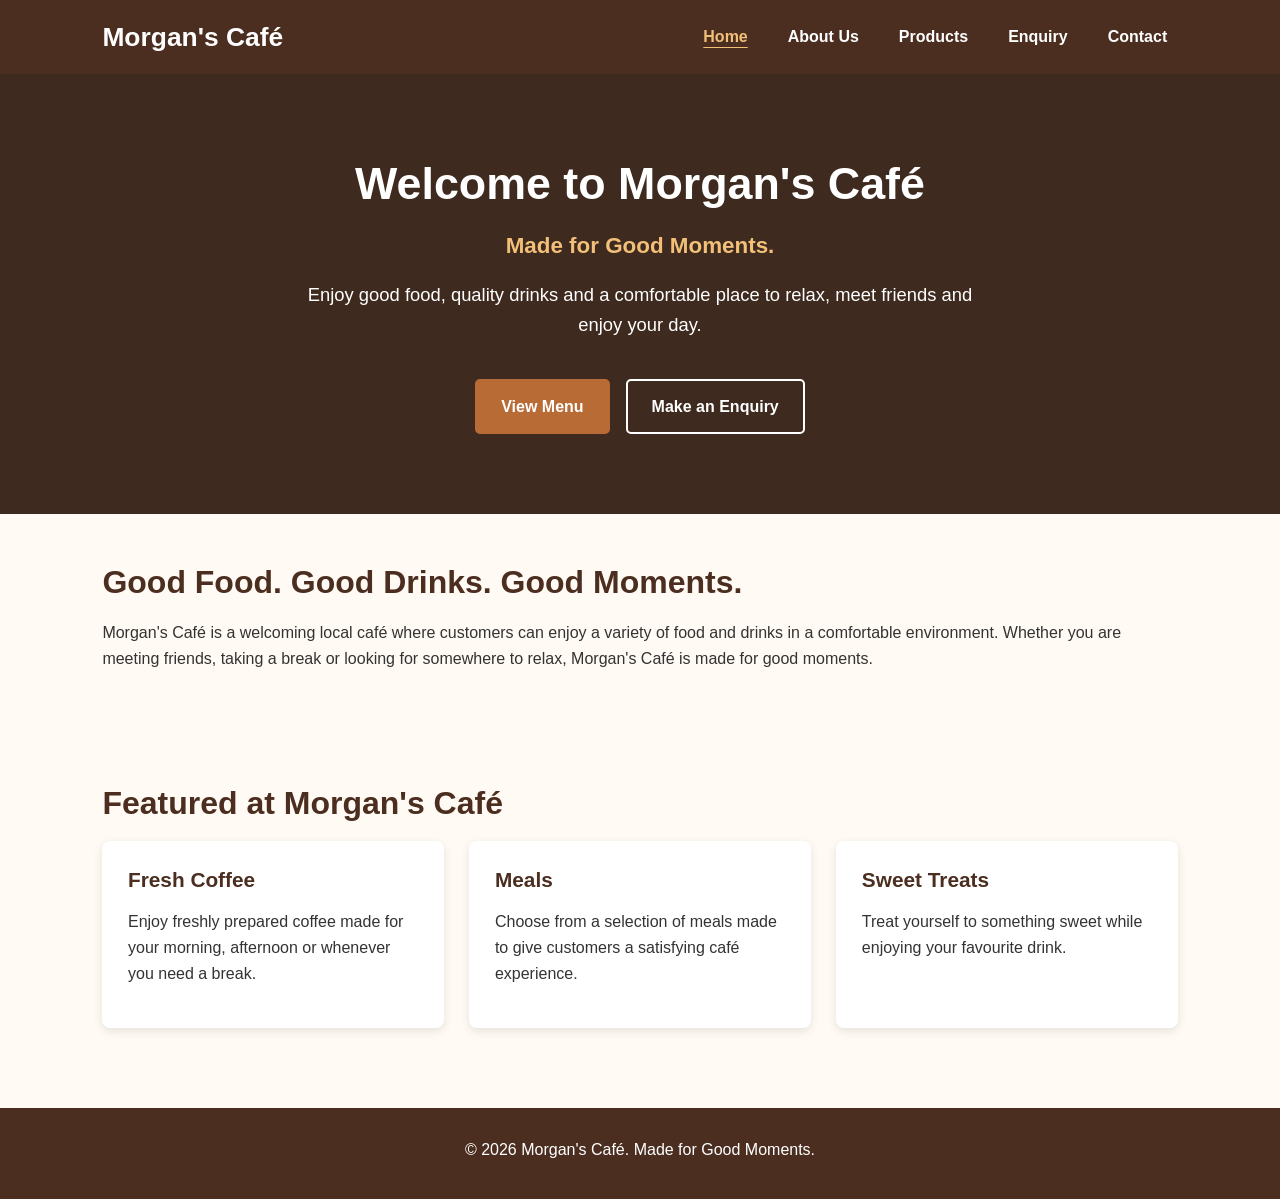
<file: index.html>
<!DOCTYPE html>
<html lang="en">
<!--
    Morgan's Café - Home Page
    Module: WEDE5020 - Web Development (Introduction)
    Formative Part 3

    Academic References & Source Citations:
    - MDN Web Docs (2026) HTML Structural Elements.
      Available at: https://developer.mozilla.org/en-US/docs/Web/HTML/Element
    - MDN Web Docs (2026) HTML Video Element.
      Available at: https://developer.mozilla.org/en-US/docs/Web/HTML/Element/video
    - MDN Web Docs (2026) Responsive Images.
      Available at: https://developer.mozilla.org/en-US/docs/Web/HTML/Element/picture
-->

<head>
    <meta charset="UTF-8">
    <meta name="viewport" content="width=device-width, initial-scale=1.0">

    <meta name="description"
          content="Visit Morgan's Café for quality coffee, delicious meals and sweet treats. Made for Good Moments.">

    <meta name="theme-color" content="#4b2e20">

    <title>Morgan's Café | Home</title>

    <!-- Main Stylesheet -->
    <link rel="stylesheet" href="css/styles.css">
</head>

<body>

    <!-- Main Navigation -->
    <header>
        <nav class="navbar" aria-label="Main navigation">

            <div class="logo">Morgan's Café</div>

            <ul class="nav-links">
                <li><a href="index.html" aria-current="page">Home</a></li>
                <li><a href="about-us.html">About Us</a></li>
                <li><a href="products.html">Products</a></li>
                <li><a href="enquiry.html">Enquiry</a></li>
                <li><a href="contact.html">Contact</a></li>
            </ul>

        </nav>
    </header>

    <!-- Main Page Content -->
    <main>

        <!-- Hero Section with Background Video -->
        <section class="hero">

            <video class="hero-video"
                   autoplay
                   muted
                   loop
                   playsinline
                   preload="metadata"
                   aria-hidden="true">

                <source src="videos/promotion-video.mp4" type="video/mp4">

                Your browser does not support HTML video.
            </video>

            <!-- Hero Text and Buttons -->
            <div class="hero-content">

                <h1>Welcome to Morgan's Café</h1>

                <p class="hero-tagline">Made for Good Moments.</p>

                <p>
                    Enjoy good food, quality drinks and a comfortable
                    place to relax, meet friends and enjoy your day.
                </p>

                <div class="hero-buttons">

                    <a href="products.html" class="button">
                        View Menu
                    </a>

                    <a href="enquiry.html" class="button secondary-button">
                        Make an Enquiry
                    </a>

                </div>

            </div>

        </section>

        <!-- Introduction Section -->
        <section class="intro">

            <h2>Good Food. Good Drinks. Good Moments.</h2>

            <p>
                Morgan's Café is a welcoming local café where customers
                can enjoy a variety of food and drinks in a comfortable
                environment. Whether you are meeting friends, taking a
                break or looking for somewhere to relax, Morgan's Café
                is made for good moments.
            </p>

        </section>

        <!-- Featured Items Section -->
        <section class="featured">

            <h2>Featured at Morgan's Café</h2>

            <div class="featured-grid">

                <article class="card">

                    <h3>Fresh Coffee</h3>

                    <p>
                        Enjoy freshly prepared coffee made for your
                        morning, afternoon or whenever you need a break.
                    </p>

                </article>

                <article class="card">

                    <h3>Meals</h3>

                    <p>
                        Choose from a selection of meals made to give
                        customers a satisfying café experience.
                    </p>

                </article>

                <article class="card">

                    <h3>Sweet Treats</h3>

                    <p>
                        Treat yourself to something sweet while enjoying
                        your favourite drink.
                    </p>

                </article>

            </div>

        </section>

    </main>

    <!-- Website Footer -->
    <footer>

        <p>&copy; 2026 Morgan's Café. Made for Good Moments.</p>

    </footer>

    <!-- JavaScript -->
    <script src="js/script.js"></script>

</body>
</html>
</file>
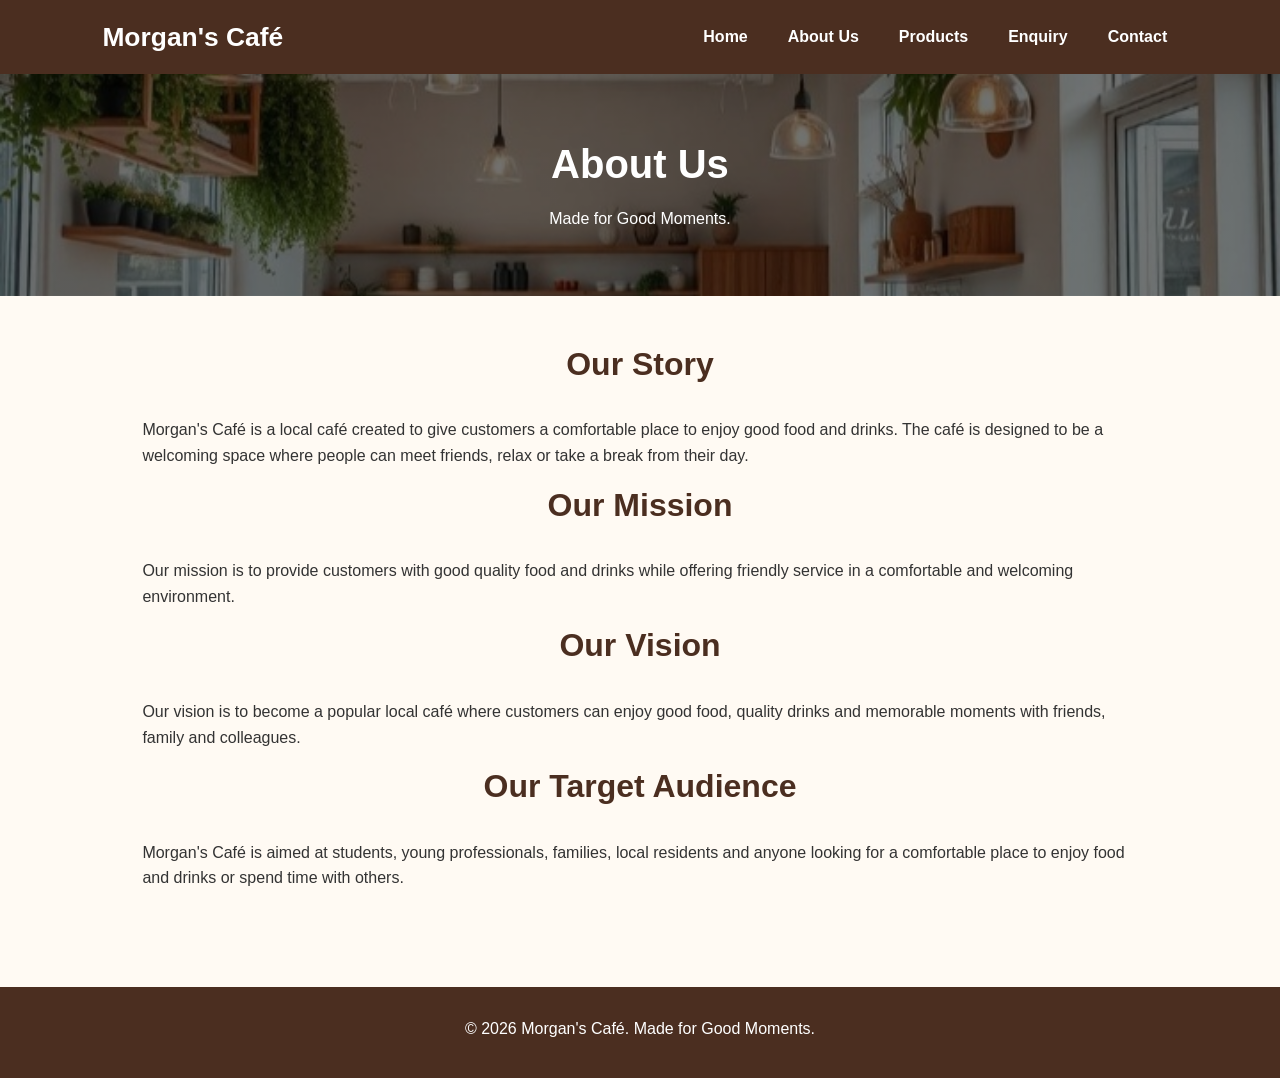
<file: about-us.html>
<!DOCTYPE html>
<html lang="en">
<!--
    References & Sources
    - MDN Web Docs (2026) HTML Structural Elements. Available at: https://developer.mozilla.org/en-US/docs/Web/HTML/Element
    - W3C (2026) HTML5 Semantic Markup Specification. Available at: https://www.w3.org/TR/html52/
-->
<head>
    <meta charset="UTF-8">
    <meta name="viewport" content="width=device-width, initial-scale=1.0">
    <meta name="description" content="Learn more about Morgan's Café, our story, mission and vision.">
    <title>Morgan's Café | About Us</title>
    <link rel="stylesheet" href="css/styles.css">
</head>

<body>

    <!-- Navigation -->
    <header>
        <nav class="navbar">
            <div class="logo">Morgan's Café</div>

            <ul class="nav-links">
                <li><a href="index.html">Home</a></li>
                <li><a href="about-us.html">About Us</a></li>
                <li><a href="products.html">Products</a></li>
                <li><a href="enquiry.html">Enquiry</a></li>
                <li><a href="contact.html">Contact</a></li>
            </ul>
        </nav>
    </header>

    <!-- Main Content -->
    <main>

        <section class="page-heading about-heading">
            <h1>About Us</h1>
            <p>Made for Good Moments.</p>
        </section>

        <section class="content-section">

            <h2>Our Story</h2>
            <p>
                Morgan's Café is a local café created to give customers
                a comfortable place to enjoy good food and drinks.
                The café is designed to be a welcoming space where
                people can meet friends, relax or take a break from
                their day.
            </p>

            <h2>Our Mission</h2>
            <p>
                Our mission is to provide customers with good quality
                food and drinks while offering friendly service in a
                comfortable and welcoming environment.
            </p>

            <h2>Our Vision</h2>
            <p>
                Our vision is to become a popular local café where
                customers can enjoy good food, quality drinks and
                memorable moments with friends, family and colleagues.
            </p>

            <h2>Our Target Audience</h2>
            <p>
                Morgan's Café is aimed at students, young professionals,
                families, local residents and anyone looking for a
                comfortable place to enjoy food and drinks or spend time
                with others.
            </p>

        </section>

    </main>

    <!-- Footer -->
    <footer>
        <p>&copy; 2026 Morgan's Café. Made for Good Moments.</p>
    </footer>

    <!-- JavaScript -->
    <script src="js/script.js"></script>

</body>
</html>
</file>
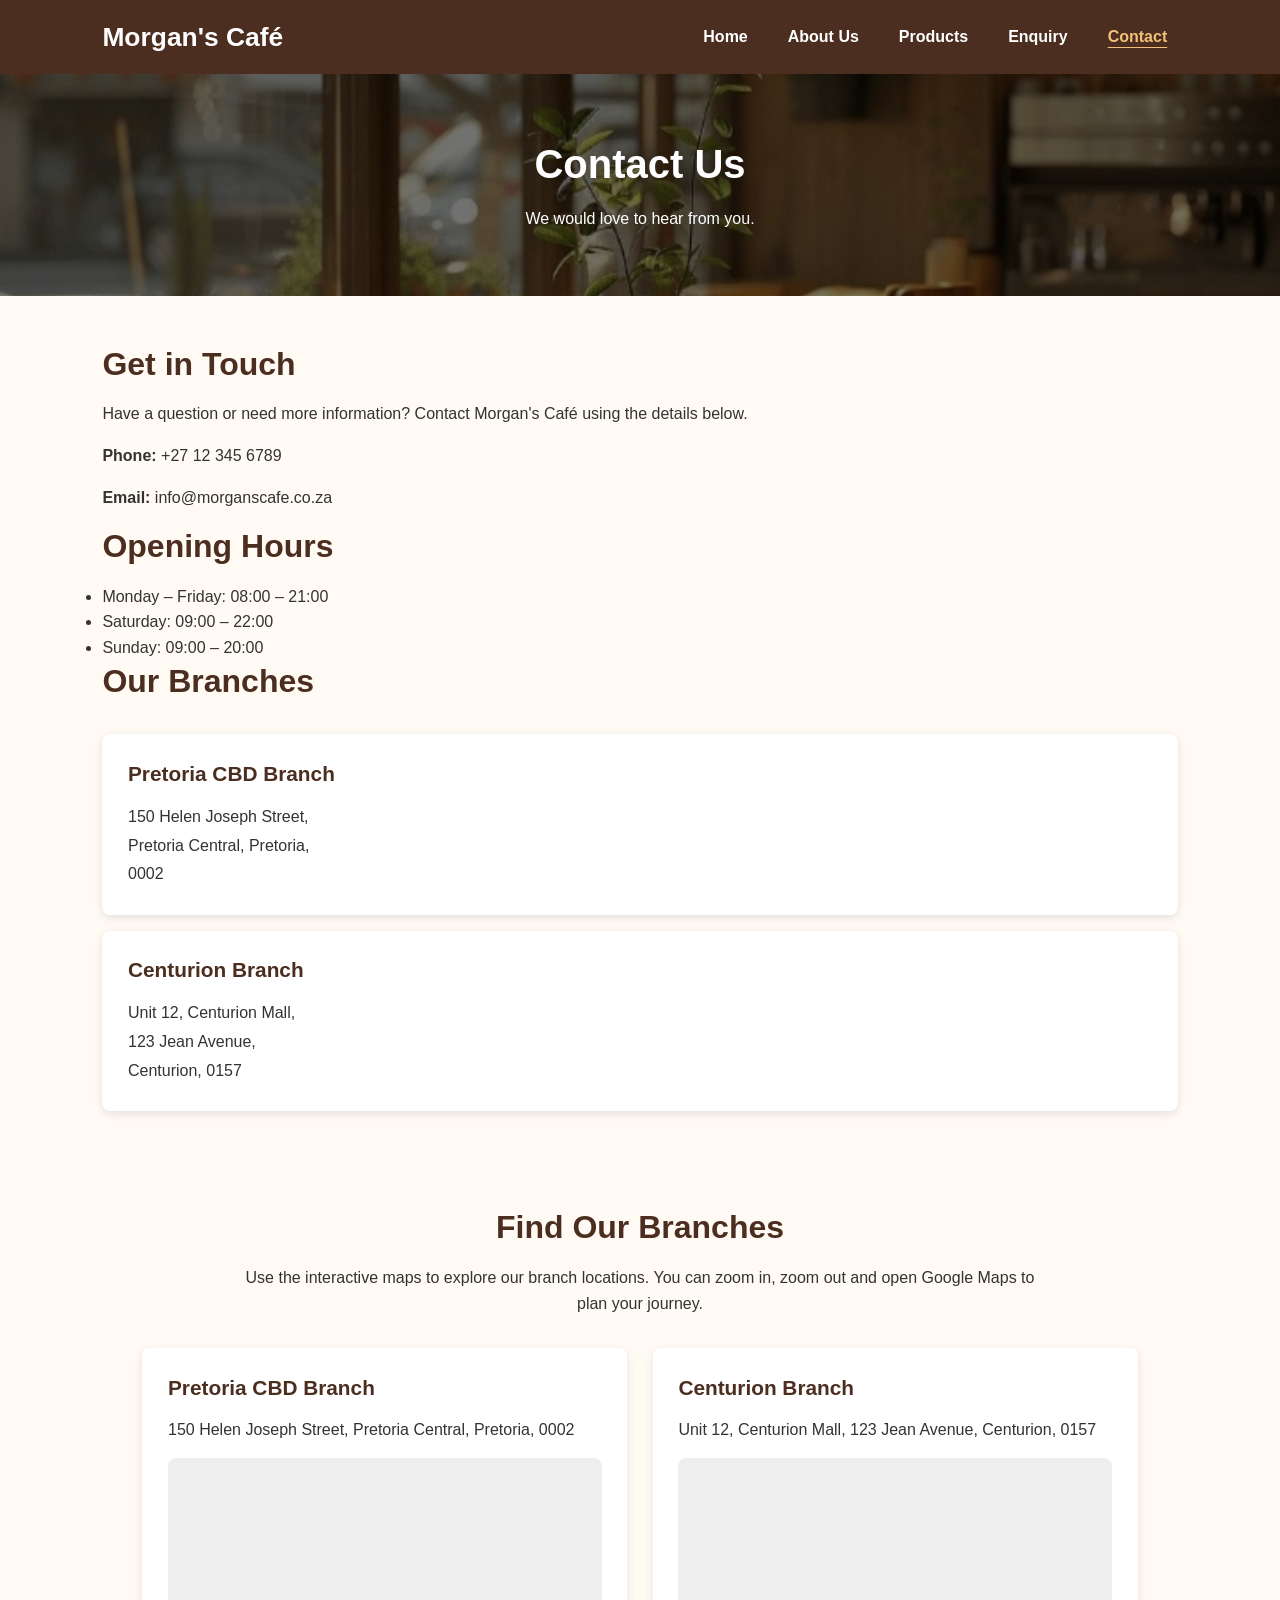
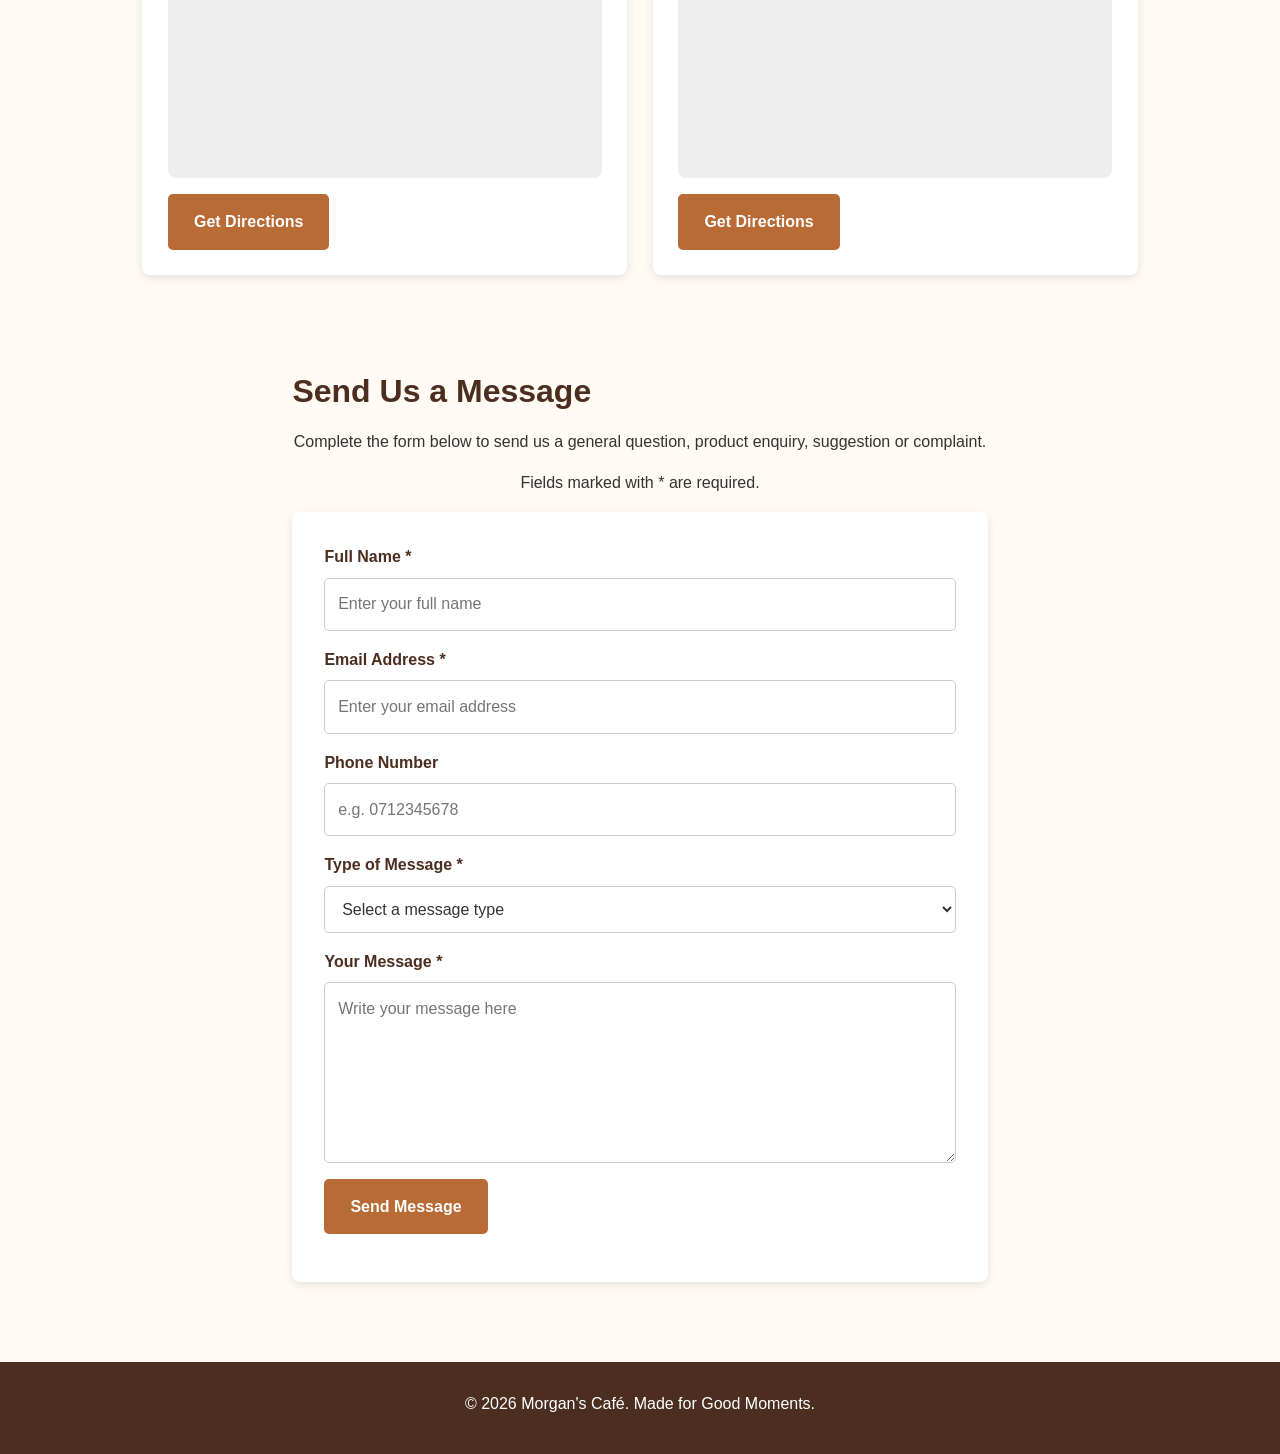
<file: contact.html>
<!DOCTYPE html>
<html lang="en">

<!--
    Morgan's Café
    Module: WEDE5020 - Web Development (Introduction)
    Formative Part 3

    References & Sources:
    - MDN Web Docs (2026) HTML Elements.
      Available at: https://developer.mozilla.org/en-US/docs/Web/HTML/Element
    - W3C (2026) Web Content Accessibility Guidelines.
      Available at: https://www.w3.org/TR/WCAG21/
    - Google Maps Platform (n.d.) Maps URLs.
      Available at: https://developers.google.com/maps/documentation/urls
-->

<head>
    <meta charset="UTF-8">
    <meta name="viewport" content="width=device-width, initial-scale=1.0">

    <meta
        name="description"
        content="Contact Morgan's Café for questions, product enquiries, feedback and complaints. View our opening hours, branch addresses and interactive maps."
    >

    <meta
        name="keywords"
        content="Morgan's Café, contact café, Pretoria café, Centurion café, café opening hours"
    >

    <meta name="author" content="Morgan's Café">

    <title>Morgan's Café | Contact Us</title>

    <link rel="stylesheet" href="css/styles.css">
</head>

<body>

    <!-- Website Navigation -->
    <header>
        <nav class="navbar" aria-label="Main navigation">

            <div class="logo">Morgan's Café</div>

            <ul class="nav-links">
                <li><a href="index.html">Home</a></li>
                <li><a href="about-us.html">About Us</a></li>
                <li><a href="products.html">Products</a></li>
                <li><a href="enquiry.html">Enquiry</a></li>
                <li>
                    <a href="contact.html" aria-current="page">Contact</a>
                </li>
            </ul>

        </nav>
    </header>

    <!-- Main Content -->
    <main>

        <!-- Contact Page Banner -->
        <section class="page-heading contact-heading">
            <h1>Contact Us</h1>
            <p>We would love to hear from you.</p>
        </section>

        <!-- Contact Details -->
        <section class="contact-section">

            <div class="contact-info">

                <h2>Get in Touch</h2>

                <p>
                    Have a question or need more information?
                    Contact Morgan's Café using the details below.
                </p>

                <p>
                    <strong>Phone:</strong>
                    <a href="tel:+27123456789">+27 12 345 6789</a>
                </p>

                <p>
                    <strong>Email:</strong>
                    <a href="mailto:info@morganscafe.co.za">
                        info@morganscafe.co.za
                    </a>
                </p>

                <h2>Opening Hours</h2>

                <ul>
                    <li>Monday – Friday: 08:00 – 21:00</li>
                    <li>Saturday: 09:00 – 22:00</li>
                    <li>Sunday: 09:00 – 20:00</li>
                </ul>

            </div>

            <!-- Branch Locations -->
            <div class="locations">

                <h2>Our Branches</h2>

                <article class="location-card">

                    <h3>Pretoria CBD Branch</h3>

                    <address>
                        150 Helen Joseph Street,<br>
                        Pretoria Central, Pretoria,<br>
                        0002
                    </address>

                </article>

                <article class="location-card">

                    <h3>Centurion Branch</h3>

                    <address>
                        Unit 12, Centurion Mall,<br>
                        123 Jean Avenue,<br>
                        Centurion, 0157
                    </address>

                </article>

            </div>

        </section>

        <!-- Interactive Branch Maps -->
        <section
            class="branch-maps"
            aria-labelledby="branch-maps-title"
        >

            <h2 id="branch-maps-title">Find Our Branches</h2>

            <p>
                Use the interactive maps to explore our branch locations.
                You can zoom in, zoom out and open Google Maps to plan
                your journey.
            </p>

            <div class="branch-maps-grid">

                <!-- Pretoria CBD Map -->
                <article class="branch-map-card">

                    <h3>Pretoria CBD Branch</h3>

                    <p>
                        150 Helen Joseph Street,
                        Pretoria Central, Pretoria, 0002
                    </p>

                    <div class="map-frame">

                        <iframe
                            title="Interactive map for Morgan's Café Pretoria CBD branch"
                            src="https://maps.google.com/maps?q=150%20Helen%20Joseph%20Street%2C%20Pretoria%20Central%2C%20Pretoria%2C%20South%20Africa&t=&z=16&ie=UTF8&iwloc=&output=embed"
                            loading="lazy"
                            referrerpolicy="no-referrer-when-downgrade"
                            allowfullscreen>
                        </iframe>

                    </div>

                    <a
                        class="button"
                        href="https://www.google.com/maps/dir/?api=1&amp;destination=150%20Helen%20Joseph%20Street%2C%20Pretoria%20Central%2C%20Pretoria%2C%20South%20Africa"
                        target="_blank"
                        rel="noopener noreferrer">
                        Get Directions
                    </a>

                </article>

                <!-- Centurion Map -->
                <article class="branch-map-card">

                    <h3>Centurion Branch</h3>

                    <p>
                        Unit 12, Centurion Mall,
                        123 Jean Avenue, Centurion, 0157
                    </p>

                    <div class="map-frame">

                        <iframe
                            title="Interactive map for Morgan's Café Centurion branch"
                            src="https://maps.google.com/maps?q=Unit%2012%2C%20Centurion%20Mall%2C%20123%20Jean%20Avenue%2C%20Centurion%2C%20South%20Africa&t=&z=16&ie=UTF8&iwloc=&output=embed"
                            loading="lazy"
                            referrerpolicy="no-referrer-when-downgrade"
                            allowfullscreen>
                        </iframe>

                    </div>

                    <a
                        class="button"
                        href="https://www.google.com/maps/dir/?api=1&amp;destination=Unit%2012%2C%20Centurion%20Mall%2C%20123%20Jean%20Avenue%2C%20Centurion%2C%20South%20Africa"
                        target="_blank"
                        rel="noopener noreferrer">
                        Get Directions
                    </a>

                </article>

            </div>

        </section>

        <!-- Contact Form -->
        <section
            class="form-section"
            aria-labelledby="contact-form-title"
        >

            <h2 id="contact-form-title">Send Us a Message</h2>

            <p>
                Complete the form below to send us a general question,
                product enquiry, suggestion or complaint.
            </p>

            <p>Fields marked with * are required.</p>

            <form id="contactForm" action="#" method="post">

                <!-- Full Name -->
                <label for="contact-name">Full Name *</label>

                <input
                    type="text"
                    id="contact-name"
                    name="name"
                    placeholder="Enter your full name"
                    autocomplete="name"
                    minlength="2"
                    maxlength="80"
                    required
                >

                <!-- Email Address -->
                <label for="contact-email">Email Address *</label>

                <input
                    type="email"
                    id="contact-email"
                    name="email"
                    placeholder="Enter your email address"
                    autocomplete="email"
                    maxlength="120"
                    required
                >

                <!-- Phone Number -->
                <label for="contact-phone">Phone Number</label>

                <input
                    type="tel"
                    id="contact-phone"
                    name="phone"
                    placeholder="e.g. 0712345678"
                    autocomplete="tel"
                    pattern="[0-9 +()-]{7,20}"
                    title="Enter a phone number using 7 to 20 digits or phone-number characters."
                >

                <!-- Message Type -->
                <label for="message-type">Type of Message *</label>

                <select
                    id="message-type"
                    name="messageType"
                    required
                >
                    <option value="">Select a message type</option>
                    <option value="General Question">General Question</option>
                    <option value="Product Enquiry">Product Enquiry</option>
                    <option value="Feedback">Feedback</option>
                    <option value="Complaint">Complaint</option>
                    <option value="Other">Other</option>
                </select>

                <!-- Message -->
                <label for="contact-message">Your Message *</label>

                <textarea
                    id="contact-message"
                    name="message"
                    rows="6"
                    placeholder="Write your message here"
                    minlength="10"
                    maxlength="2000"
                    required
                ></textarea>

                <!-- Submit Button -->
                <button type="submit" class="button">
                    Send Message
                </button>

                <!-- Accessible Status Message -->
                <p
                    id="contact-form-status"
                    role="status"
                    aria-live="polite"
                ></p>

            </form>

        </section>

    </main>

    <!-- Website Footer -->
    <footer>
        <p>
            &copy; <span data-current-year>2026</span>
            Morgan's Café. Made for Good Moments.
        </p>
    </footer>

    <!-- JavaScript Files -->
    <script src="js/script.js"></script>
    <script src="js/validation.js"></script>

</body>
</html>
</file>
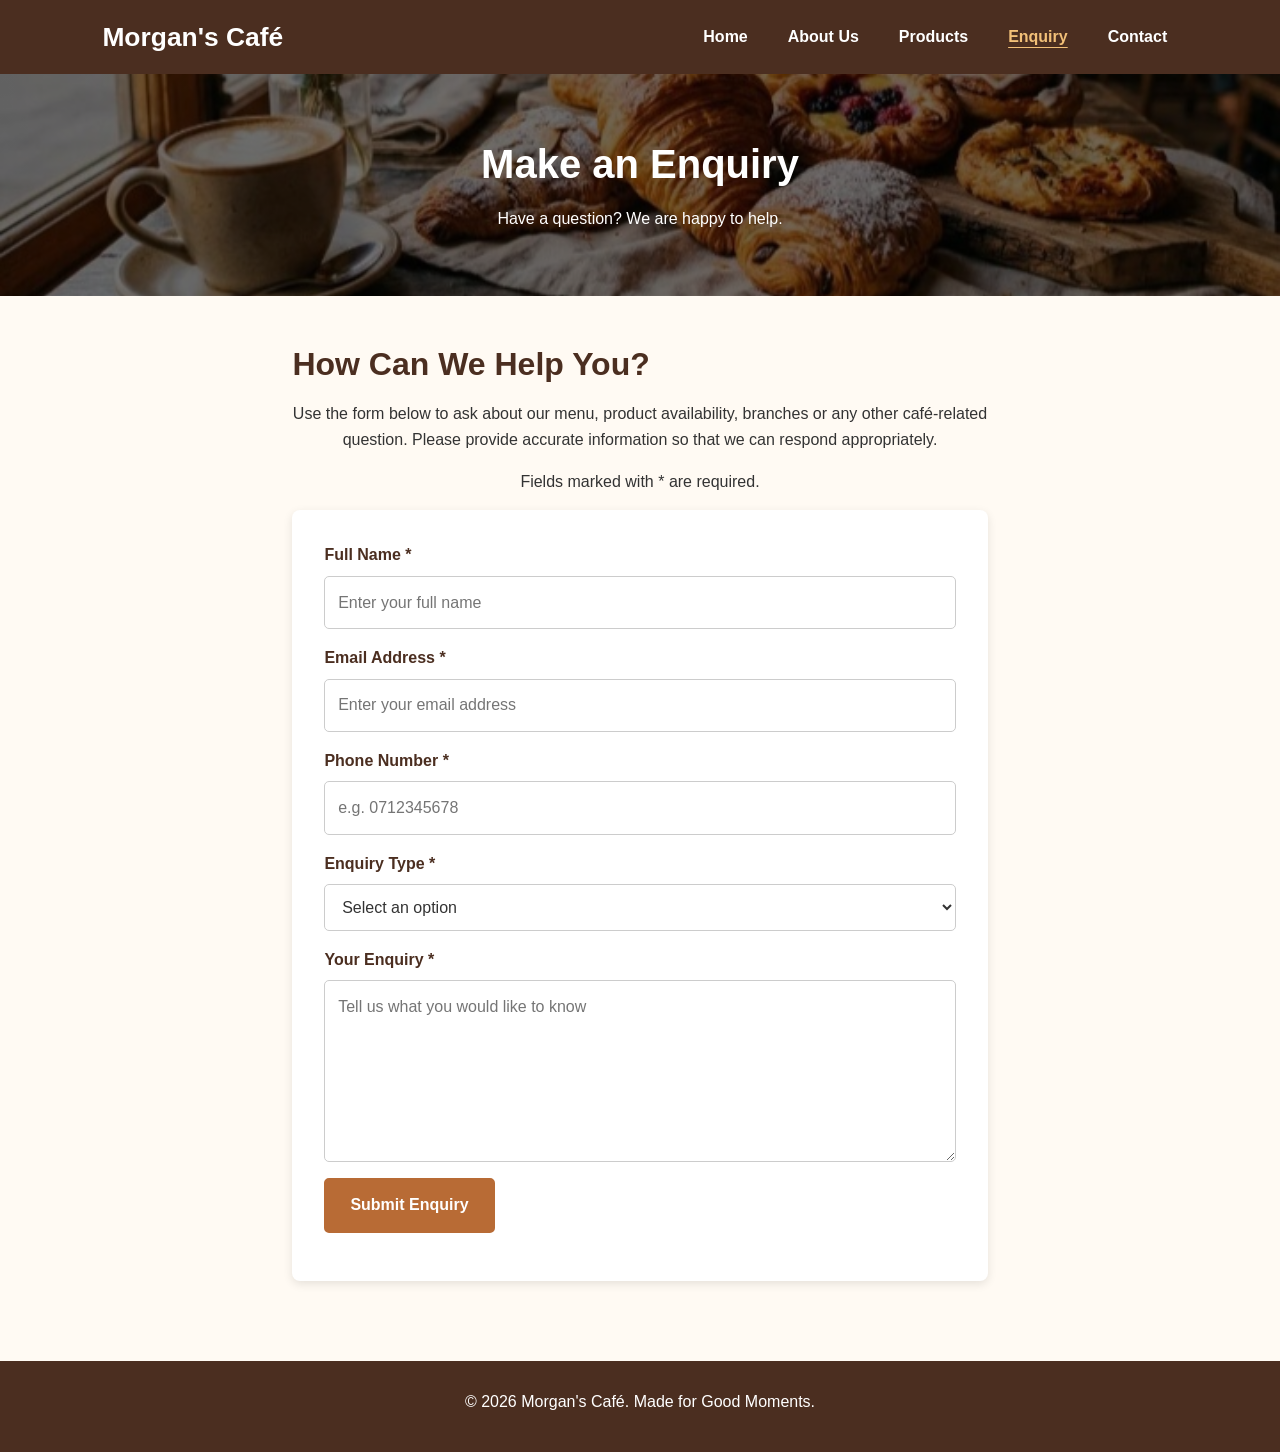
<file: enquiry.html>
<!DOCTYPE html>
<html lang="en">

<!--
    References & Sources
    - MDN Web Docs (2026) HTML Structural Elements.
      Available at: https://developer.mozilla.org/en-US/docs/Web/HTML/Element
    - W3C (2026) HTML Form Controls & Accessibility Guidelines.
      Available at: https://www.w3.org/TR/WCAG21/
-->

<head>
    <meta charset="UTF-8">
    <meta name="viewport" content="width=device-width, initial-scale=1.0">

    <meta
        name="description"
        content="Make an enquiry with Morgan's Café about our menu, product availability, branches and services. We look forward to hearing from you."
    >

    <meta
        name="keywords"
        content="Morgan's Café, café enquiry, menu enquiries, product availability, Pretoria café"
    >

    <meta name="author" content="Morgan's Café">

    <title>Morgan's Café | Enquiry</title>

    <link rel="stylesheet" href="css/styles.css">
</head>

<body>

    <!-- Website Navigation -->
    <header>
        <nav class="navbar" aria-label="Main navigation">

            <div class="logo">Morgan's Café</div>

            <ul class="nav-links">
                <li><a href="index.html">Home</a></li>
                <li><a href="about-us.html">About Us</a></li>
                <li><a href="products.html">Products</a></li>
                <li>
                    <a href="enquiry.html" aria-current="page">Enquiry</a>
                </li>
                <li><a href="contact.html">Contact</a></li>
            </ul>

        </nav>
    </header>

    <!-- Main Content -->
    <main>

        <!-- Page Heading -->
        <section class="page-heading enquiry-heading">
            <h1>Make an Enquiry</h1>
            <p>Have a question? We are happy to help.</p>
        </section>

        <!-- Enquiry Information -->
        <section class="form-section">

            <h2>How Can We Help You?</h2>

            <p>
                Use the form below to ask about our menu, product availability,
                branches or any other café-related question. Please provide
                accurate information so that we can respond appropriately.
            </p>

            <p>Fields marked with * are required.</p>

            <!-- Enquiry Form -->
            <form id="enquiryForm" action="#" method="post">

                <!-- Full Name -->
                <label for="name">Full Name *</label>
                <input
                    type="text"
                    id="name"
                    name="name"
                    placeholder="Enter your full name"
                    autocomplete="name"
                    minlength="2"
                    maxlength="80"
                    required
                >

                <!-- Email Address -->
                <label for="email">Email Address *</label>
                <input
                    type="email"
                    id="email"
                    name="email"
                    placeholder="Enter your email address"
                    autocomplete="email"
                    maxlength="120"
                    required
                >

                <!-- Phone Number -->
                <label for="phone">Phone Number *</label>
                <input
                    type="tel"
                    id="phone"
                    name="phone"
                    placeholder="e.g. 0712345678"
                    autocomplete="tel"
                    pattern="[0-9 +()-]{7,20}"
                    title="Enter a phone number using 7 to 20 digits or phone-number characters."
                    required
                >

                <!-- Enquiry Category -->
                <label for="enquiryType">Enquiry Type *</label>
                <select
                    id="enquiryType"
                    name="enquiryType"
                    required
                >
                    <option value="">Select an option</option>
                    <option value="menu">Menu Items</option>
                    <option value="availability">Product Availability</option>
                    <option value="branch">Branch Information</option>
                    <option value="services">Services and Events</option>
                    <option value="volunteer">Volunteering</option>
                    <option value="sponsor">Sponsorship</option>
                    <option value="general">General Question</option>
                    <option value="other">Other</option>
                </select>

                <!-- Enquiry Message -->
                <label for="message">Your Enquiry *</label>
                <textarea
                    id="message"
                    name="message"
                    rows="6"
                    placeholder="Tell us what you would like to know"
                    minlength="10"
                    maxlength="2000"
                    required
                ></textarea>

                <!-- Submit Button -->
                <button type="submit" class="button">
                    Submit Enquiry
                </button>

                <!-- Accessible JavaScript Response -->
                <p
                    id="enquiry-form-status"
                    role="status"
                    aria-live="polite"
                ></p>

            </form>

        </section>

    </main>

    <!-- Website Footer -->
    <footer>
        <p>&copy; 2026 Morgan's Café. Made for Good Moments.</p>
    </footer>

    <!-- JavaScript Files -->
    <script src="js/script.js"></script>
    <script src="js/validation.js"></script>

</body>
</html>
</file>
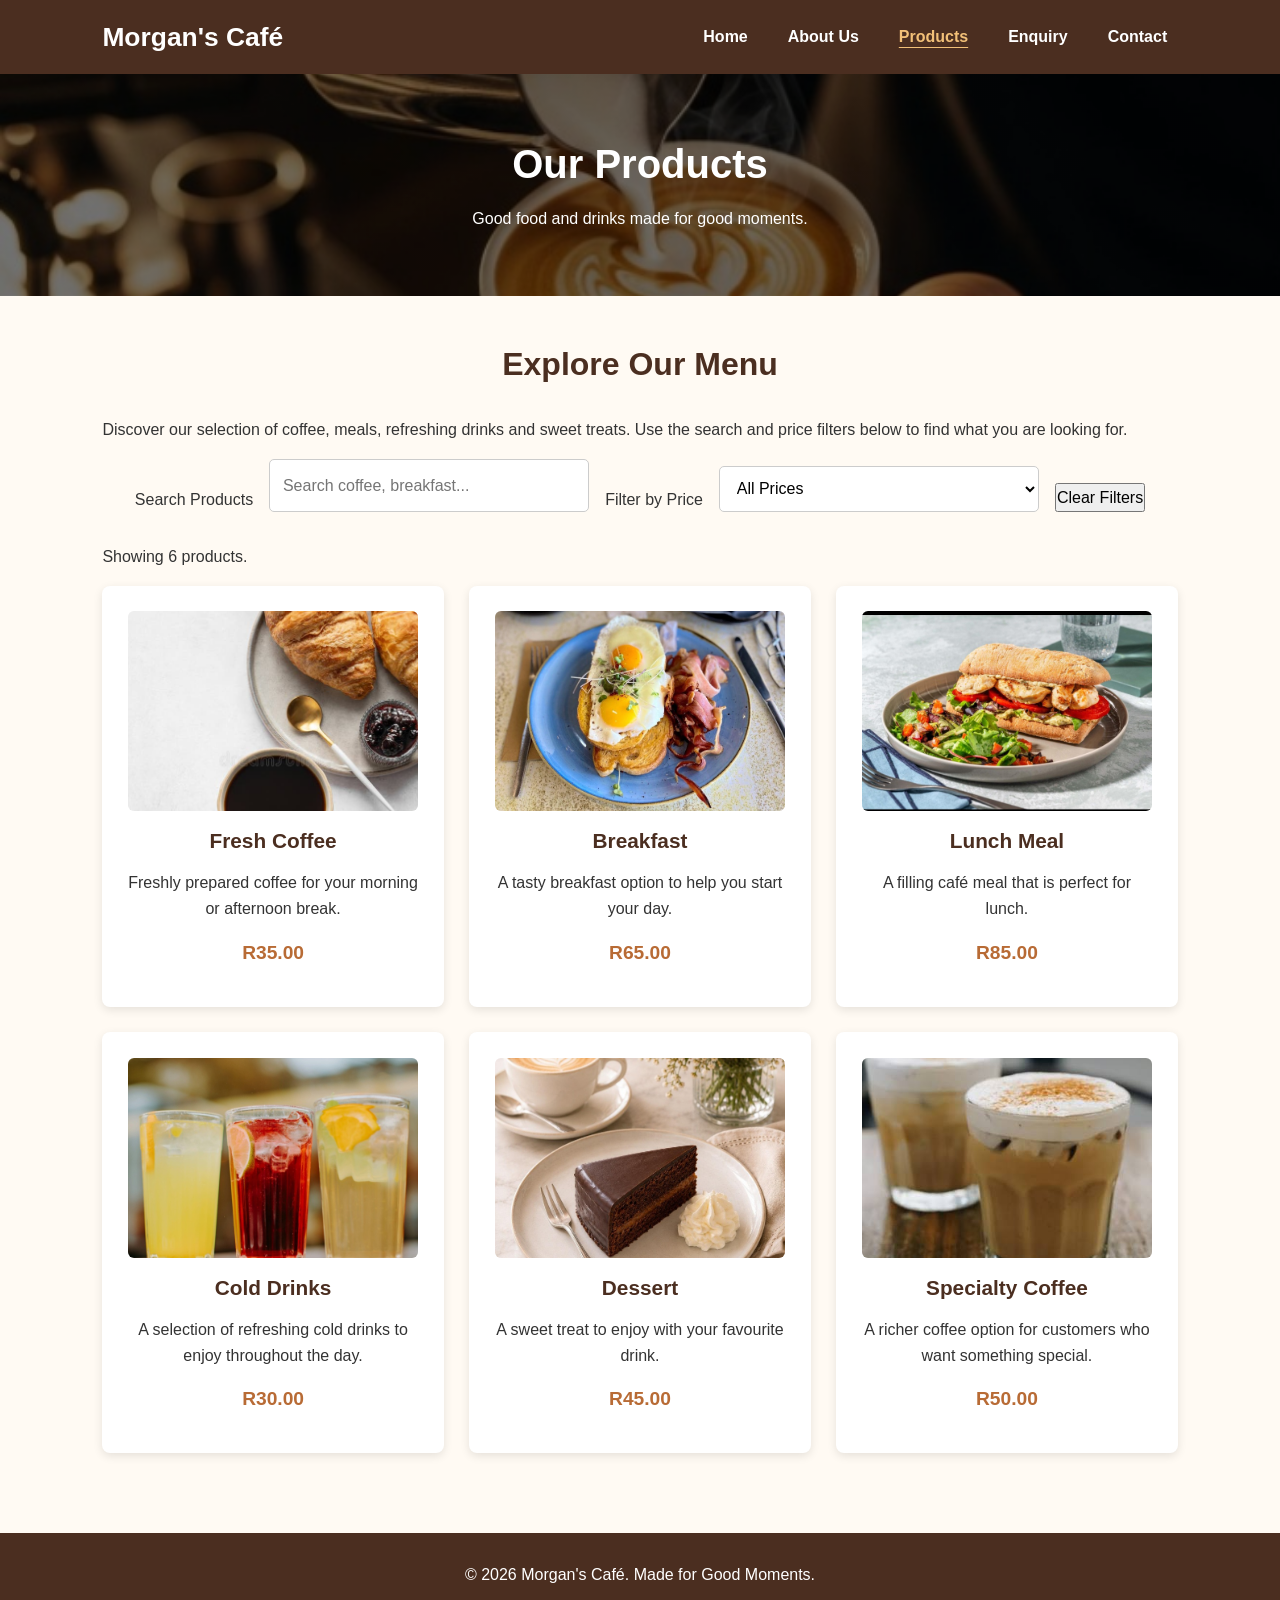
<file: products.html>
<!DOCTYPE html>
<html lang="en">
<!--
    Morgan's Café - Products Page
    Module: WEDE5020 - Web Development (Introduction)
    Formative Part 3

    References:
    - MDN Web Docs (2026) HTML Elements.
      Available at: https://developer.mozilla.org/en-US/docs/Web/HTML/Element
    - W3C (2017) HTML 5.2 Specification.
      Available at: https://www.w3.org/TR/html52/
-->
<head>
    <meta charset="UTF-8">
    <meta name="viewport" content="width=device-width, initial-scale=1.0">

    <meta name="description"
          content="Explore Morgan's Café products, including freshly prepared coffee, breakfast, lunch meals, cold drinks and desserts.">

    <meta name="keywords"
          content="Morgan's Café, coffee, breakfast, lunch, cold drinks, desserts, specialty coffee">

    <meta name="author" content="Morgan's Café">

    <title>Morgan's Café | Products</title>

    <link rel="stylesheet" href="css/styles.css">
</head>

<body>

    <!-- Navigation -->
    <header>
        <nav class="navbar" aria-label="Main navigation">
            <div class="logo">Morgan's Café</div>

            <ul class="nav-links">
                <li><a href="index.html">Home</a></li>
                <li><a href="about-us.html">About Us</a></li>
                <li><a href="products.html" aria-current="page">Products</a></li>
                <li><a href="enquiry.html">Enquiry</a></li>
                <li><a href="contact.html">Contact</a></li>
            </ul>
        </nav>
    </header>

    <!-- Main Content -->
    <main>

        <!-- Products Page Heading -->
        <section class="page-heading products-heading">
            <h1>Our Products</h1>
            <p>Good food and drinks made for good moments.</p>
        </section>

        <!-- Products Section -->
        <section class="products-section">

            <div class="content-section">

                <h2>Explore Our Menu</h2>

                <p>
                    Discover our selection of coffee, meals, refreshing
                    drinks and sweet treats. Use the search and price
                    filters below to find what you are looking for.
                </p>

                <!-- Product Search and Filters -->
                <div class="product-controls">

                    <label for="productSearch">Search Products</label>

                    <input
                        type="search"
                        id="productSearch"
                        placeholder="Search coffee, breakfast..."
                        autocomplete="off"
                        aria-label="Search products by name or description">

                    <label for="priceFilter">Filter by Price</label>

                    <select id="priceFilter">
                        <option value="all">All Prices</option>
                        <option value="30">R30 and below</option>
                        <option value="50">R50 and below</option>
                        <option value="70">R70 and below</option>
                        <option value="100">R100 and below</option>
                    </select>

                    <button type="button" id="clearFilters">
                        Clear Filters
                    </button>

                </div>

                <!-- Search Results Status -->
                <p
                    id="resultsCount"
                    class="results-count"
                    role="status"
                    aria-live="polite">
                    Showing 6 products.
                </p>

                <!-- No Results Message -->
                <p id="noResults" class="no-results" hidden>
                    No products found. Try another search or price filter.
                </p>

                <!-- Product Grid -->
                <div class="product-grid" id="productGrid">

                    <!-- Fresh Coffee -->
                    <article class="product-card">
                        <img
                            src="Images/products/fresh-coffee.jpg"
                            alt="Freshly prepared coffee served in a cup"
                            loading="lazy"
                            width="400"
                            height="300">

                        <h3>Fresh Coffee</h3>

                        <p>
                            Freshly prepared coffee for your morning
                            or afternoon break.
                        </p>

                        <p class="price">R35.00</p>
                    </article>

                    <!-- Breakfast -->
                    <article class="product-card">
                        <img
                            src="Images/products/breakfast.jpg"
                            alt="A tasty breakfast meal"
                            loading="lazy"
                            width="400"
                            height="300">

                        <h3>Breakfast</h3>

                        <p>
                            A tasty breakfast option to help you
                            start your day.
                        </p>

                        <p class="price">R65.00</p>
                    </article>

                    <!-- Lunch Meal -->
                    <article class="product-card">
                        <img
                            src="Images/products/lunch-meal.jpg"
                            alt="A freshly prepared lunch meal"
                            loading="lazy"
                            width="400"
                            height="300">

                        <h3>Lunch Meal</h3>

                        <p>
                            A filling café meal that is perfect
                            for lunch.
                        </p>

                        <p class="price">R85.00</p>
                    </article>

                    <!-- Cold Drinks -->
                    <article class="product-card">
                        <img
                            src="Images/products/cold-drinks.jpg"
                            alt="Refreshing cold drinks"
                            loading="lazy"
                            width="400"
                            height="300">

                        <h3>Cold Drinks</h3>

                        <p>
                            A selection of refreshing cold drinks
                            to enjoy throughout the day.
                        </p>

                        <p class="price">R30.00</p>
                    </article>

                    <!-- Dessert -->
                    <article class="product-card">
                        <img
                            src="Images/products/dessert.jpg"
                            alt="A sweet dessert to enjoy with a drink"
                            loading="lazy"
                            width="400"
                            height="300">

                        <h3>Dessert</h3>

                        <p>
                            A sweet treat to enjoy with your
                            favourite drink.
                        </p>

                        <p class="price">R45.00</p>
                    </article>

                    <!-- Specialty Coffee -->
                    <article class="product-card">
                        <img
                            src="Images/products/specialty-coffee.jpg"
                            alt="A specially prepared cup of coffee"
                            loading="lazy"
                            width="400"
                            height="300">

                        <h3>Specialty Coffee</h3>

                        <p>
                            A richer coffee option for customers
                            who want something special.
                        </p>

                        <p class="price">R50.00</p>
                    </article>

                </div>

            </div>

        </section>

    </main>

    <!-- Footer -->
    <footer>
        <p>&copy; 2026 Morgan's Café. Made for Good Moments.</p>
    </footer>

    <!-- Website JavaScript -->
    <script src="js/script.js" defer></script>

</body>
</html>
</file>
<file: css/styles.css>
/*
    Morgan's Café - Main Stylesheet
    Module: WEDE5020 - Web Development (Introduction)
    Formative Part 3

    Colour palette:
    Brown: #4b2e20
    Orange: #b86b35
    Cream: #fffaf3

    References:
    MDN Web Docs - CSS
    https://developer.mozilla.org/en-US/docs/Web/CSS

    W3C - Web Content Accessibility Guidelines
    https://www.w3.org/TR/WCAG21/
*/

/* ==========================================
   1. GENERAL STYLES
   ========================================== */

* {
    margin: 0;
    padding: 0;
    box-sizing: border-box;
}

:root {
    --cafe-brown: #4b2e20;
    --cafe-orange: #b86b35;
    --cafe-cream: #fffaf3;
    --cafe-light: #f1e2d2;
    --cafe-white: #ffffff;
    --cafe-text: #333333;
    --cafe-border: #cccccc;
    --cafe-shadow: 0 3px 10px rgba(0, 0, 0, 0.1);
}

html {
    scroll-behavior: smooth;
    scroll-padding-top: 20px;
}

body {
    min-height: 100vh;
    display: flex;
    flex-direction: column;
    font-family: Arial, Helvetica, sans-serif;
    line-height: 1.6;
    color: var(--cafe-text);
    background-color: var(--cafe-cream);
}

main {
    flex: 1;
    width: 100%;
}

img,
video {
    max-width: 100%;
}

img {
    height: auto;
}

a {
    color: inherit;
    text-decoration: none;
}

p {
    margin-bottom: 1rem;
}

h1,
h2,
h3 {
    line-height: 1.3;
    margin-bottom: 1rem;
    color: var(--cafe-brown);
}

h1 {
    font-size: 2.5rem;
}

h2 {
    font-size: 2rem;
}

h3 {
    font-size: 1.3rem;
}

section {
    padding: 3rem 8%;
}

button,
input,
select,
textarea {
    font: inherit;
}

button {
    cursor: pointer;
}

address {
    font-style: normal;
}

[hidden] {
    display: none !important;
}


/* ==========================================
   2. ACCESSIBILITY
   ========================================== */

.skip-link {
    position: absolute;
    top: -100px;
    left: 10px;
    z-index: 10000;
    padding: 12px 18px;
    color: #ffffff;
    background-color: var(--cafe-brown);
}

.skip-link:focus {
    top: 10px;
}

a:focus-visible,
button:focus-visible,
input:focus-visible,
select:focus-visible,
textarea:focus-visible {
    outline: 3px solid var(--cafe-orange);
    outline-offset: 3px;
}


/* ==========================================
   3. HEADER AND NAVIGATION
   Supports the original header and .navbar
   ========================================== */

header {
    position: relative;
    z-index: 100;
    background-color: var(--cafe-brown);
    color: #ffffff;
    padding: 1rem 8%;
}

header h1 {
    color: #ffffff;
    font-size: 1.8rem;
    margin-bottom: 0;
}

/* Updated navigation structure */

header .navbar {
    width: 100%;
    max-width: 1400px;
    margin: 0 auto;
    padding: 0;
    display: flex;
    align-items: center;
    justify-content: space-between;
    flex-wrap: wrap;
    gap: 1rem;
}

.logo {
    color: #ffffff;
    font-size: 1.65rem;
    font-weight: bold;
    white-space: nowrap;
}

nav {
    display: flex;
    align-items: center;
    justify-content: center;
    flex-wrap: wrap;
    gap: 1.2rem;
}

nav ul,
.nav-links {
    display: flex;
    align-items: center;
    justify-content: center;
    flex-wrap: wrap;
    gap: 1.2rem;
    list-style: none;
    margin: 0;
    padding: 0;
}

nav li {
    list-style: none;
}

nav a {
    color: #ffffff;
    font-weight: bold;
    transition: color 0.3s ease,
                background-color 0.3s ease;
}

.nav-links a {
    display: block;
    padding: 0.5rem 0.65rem;
    border-radius: 5px;
}

nav a:hover,
nav a:focus,
.nav-links a[aria-current="page"] {
    color: #f2c078;
}

.nav-links a[aria-current="page"] {
    text-decoration: underline;
    text-underline-offset: 5px;
}

/* Mobile navigation button created by script.js */

.menu-toggle {
    display: none;
    color: #ffffff;
    background-color: transparent;
    border: 1px solid #ffffff;
    border-radius: 5px;
    padding: 0.4rem 0.8rem;
    font-size: 1.5rem;
}


/* ==========================================
   4. HOME HERO AND VIDEO BACKGROUND
   ========================================== */

.hero {
    position: relative;
    isolation: isolate;
    overflow: hidden;
    min-height: 420px;
    padding: 5rem 8%;
    display: flex;
    flex-direction: column;
    justify-content: center;
    align-items: center;
    text-align: center;
    color: #ffffff;
    background-color: #76513a;
}

/* Local background video */

.hero video,
.hero .hero-video {
    position: absolute;
    inset: 0;
    z-index: -2;
    width: 100%;
    height: 100%;
    object-fit: cover;
    object-position: center;
}

/* Dark overlay for readable text */

.hero::before {
    content: "";
    position: absolute;
    inset: 0;
    z-index: -1;
    background: rgba(0, 0, 0, 0.48);
    pointer-events: none;
}

.hero-content {
    position: relative;
    z-index: 1;
    width: 100%;
    max-width: 850px;
    margin: 0 auto;
}

.hero h1,
.hero h2 {
    color: #ffffff;
    font-size: 2.8rem;
    margin-bottom: 1rem;
}

.hero p {
    max-width: 700px;
    margin: 0 auto 1rem;
    font-size: 1.15rem;
}

.hero .hero-tagline {
    font-size: 1.4rem;
    font-weight: bold;
    color: #f2c078;
}

.hero-buttons {
    display: flex;
    flex-wrap: wrap;
    justify-content: center;
    gap: 1rem;
    margin-top: 1.5rem;
}

.hero a,
.hero .button {
    display: inline-block;
    background-color: var(--cafe-orange);
    color: #ffffff;
    padding: 0.8rem 1.5rem;
    border: 2px solid var(--cafe-orange);
    border-radius: 5px;
    margin-top: 1rem;
    font-weight: bold;
    transition: background-color 0.3s ease,
                transform 0.3s ease;
}

.hero a:hover,
.hero a:focus {
    background-color: #8f4e25;
    border-color: #8f4e25;
    color: #ffffff;
    transform: translateY(-3px);
}

.hero .secondary-button {
    background-color: transparent;
    border-color: #ffffff;
}

.hero .secondary-button:hover {
    color: var(--cafe-brown);
    background-color: #ffffff;
}


/* ==========================================
   5. PAGE HEADING BANNERS
   ========================================== */

.page-heading {
    position: relative;
    isolation: isolate;
    overflow: hidden;
    padding: 4rem 8%;
    min-height: 220px;
    display: flex;
    flex-direction: column;
    justify-content: center;
    align-items: center;
    text-align: center;
    color: #ffffff;
    background-color: #76513a;
    background-size: cover;
    background-position: center;
    background-repeat: no-repeat;
}

.page-heading::before {
    content: "";
    position: absolute;
    inset: 0;
    z-index: -1;
    background: rgba(0, 0, 0, 0.48);
    pointer-events: none;
}

/* Supports both the old h2 and updated h1 */

.page-heading h1,
.page-heading h2 {
    color: #ffffff;
    font-size: 2.5rem;
    margin-bottom: 1rem;
}

.page-heading p {
    max-width: 750px;
    margin: 0 auto;
    color: #ffffff;
}

/* About Us background */

.about-heading {
    background-image:
        linear-gradient(rgba(0, 0, 0, 0.15), rgba(0, 0, 0, 0.15)),
        url("../Images/About_us/About_us_Cafe.jpg");
}

/* Products background */

.products-heading {
    background-image:
        linear-gradient(rgba(0, 0, 0, 0.15), rgba(0, 0, 0, 0.15)),
        url("../Images/products/products_Cafe.jpg");
}

/* Enquiry background */

.enquiry-heading {
    background-image:
        linear-gradient(rgba(0, 0, 0, 0.15), rgba(0, 0, 0, 0.15)),
        url("../Images/enquiry/background-cafe.jpg");
}

/* Contact background */

.contact-heading {
    background-image:
        linear-gradient(rgba(0, 0, 0, 0.15), rgba(0, 0, 0, 0.15)),
        url("../Images/contact/cafe-setting.jpg");
}


/* ==========================================
   6. GENERAL CONTENT SECTIONS
   ========================================== */

.content-section {
    width: 100%;
    max-width: 1200px;
    margin: 0 auto;
}

.content-section h2 {
    text-align: center;
    margin-bottom: 2rem;
}

.content-section h3 {
    margin-top: 1rem;
}

.intro-section {
    text-align: center;
    max-width: 1000px;
    margin: 0 auto;
}

.intro-section p {
    max-width: 850px;
    margin: 0 auto 1rem;
}


/* ==========================================
   7. CARDS AND GRIDS
   ========================================== */

.featured-grid,
.product-grid,
.location-grid {
    display: grid;
    grid-template-columns: repeat(3, minmax(0, 1fr));
    gap: 1.6rem;
}

.card,
.product-card,
.location-card {
    min-width: 0;
    background-color: #ffffff;
    padding: 1.6rem;
    border-radius: 8px;
    box-shadow: var(--cafe-shadow);
    transition: transform 0.2s ease,
                box-shadow 0.2s ease;
}

.card:hover,
.product-card:hover,
.location-card:hover {
    transform: translateY(-3px);
    box-shadow: 0 6px 16px rgba(0, 0, 0, 0.15);
}

.card h3,
.product-card h3,
.location-card h3 {
    color: var(--cafe-brown);
}


/* ==========================================
   8. PRODUCTS GRID
   ========================================== */

.product-grid {
    display: grid;
    grid-template-columns: repeat(3, minmax(0, 1fr));
    gap: 1.6rem;
}

.product-card {
    text-align: center;
    overflow: hidden;
}

.product-card img {
    display: block;
    width: 100%;
    height: 200px;
    object-fit: cover;
    border-radius: 6px;
    margin-bottom: 1rem;
}

.product-card h3 {
    margin-top: 0.5rem;
}

.product-card p {
    margin-bottom: 0.8rem;
}

.price,
.product-price {
    color: var(--cafe-orange);
    font-size: 1.2rem;
    font-weight: bold;
    margin-top: 1rem;
}

/* Product cards also support the JavaScript data attributes */

#product-list,
[data-product-list] {
    display: grid;
    grid-template-columns: repeat(3, minmax(0, 1fr));
    gap: 1.6rem;
}

[data-product] {
    min-width: 0;
    background-color: #ffffff;
    padding: 1.6rem;
    border-radius: 8px;
    box-shadow: var(--cafe-shadow);
}

[data-product] img {
    width: 100%;
    height: 200px;
    object-fit: cover;
    border-radius: 6px;
}

#no-products-message {
    text-align: center;
    padding: 2rem;
    color: #76513a;
}


/* ==========================================
   9. PRODUCT SEARCH, FILTER AND SORT
   ========================================== */

.product-controls,
.product-tools {
    display: flex;
    justify-content: center;
    align-items: end;
    flex-wrap: wrap;
    gap: 1rem;
    margin-bottom: 2rem;
}

.product-controls input,
.product-controls select,
.product-tools input,
.product-tools select {
    width: 100%;
    max-width: 320px;
    padding: 0.8rem;
    border: 1px solid #cccccc;
    border-radius: 5px;
    background-color: #ffffff;
}

.product-tool {
    flex: 1 1 200px;
}

.product-tool label {
    display: block;
    font-weight: bold;
    margin-bottom: 0.4rem;
}


/* ==========================================
   10. ABOUT US PAGE
   ========================================== */

.about-content {
    width: 100%;
    max-width: 1100px;
    margin: 0 auto;
}

.about-content section {
    padding: 2rem 0;
}

.about-content h2 {
    margin-bottom: 1rem;
}

.about-content p {
    line-height: 1.8;
}

.about-columns {
    display: grid;
    grid-template-columns: repeat(2, minmax(0, 1fr));
    gap: 2rem;
    margin-top: 2rem;
}

.about-box {
    background-color: #ffffff;
    padding: 1.8rem;
    border-radius: 8px;
    box-shadow: var(--cafe-shadow);
}

.about-content img,
.about-image {
    width: 100%;
    max-height: 450px;
    object-fit: cover;
    border-radius: 8px;
}


/* ==========================================
   11. FORMS
   ========================================== */

.form-section {
    width: 100%;
    max-width: 900px;
    margin: 0 auto;
}

.form-section > p {
    text-align: center;
    margin-bottom: 1rem;
}

form {
    width: 100%;
    background-color: #ffffff;
    padding: 2rem;
    border-radius: 8px;
    box-shadow: var(--cafe-shadow);
}

.form-group {
    margin-bottom: 1.4rem;
}

form label {
    display: block;
    font-weight: bold;
    margin: 1rem 0 0.5rem;
    color: var(--cafe-brown);
}

form label:first-child {
    margin-top: 0;
}

form input,
form select,
form textarea {
    display: block;
    width: 100%;
    padding: 0.8rem;
    border: 1px solid #cccccc;
    border-radius: 5px;
    background-color: #ffffff;
    color: #333333;
    transition: border-color 0.3s ease,
                box-shadow 0.3s ease;
}

form input:focus,
form select:focus,
form textarea:focus {
    outline: none;
    border-color: var(--cafe-orange);
    box-shadow: 0 0 0 3px rgba(184, 107, 53, 0.15);
}

form textarea {
    min-height: 150px;
    resize: vertical;
}

form button,
.submit-button {
    display: inline-block;
    border: none;
    background-color: var(--cafe-orange);
    color: #ffffff;
    padding: 0.9rem 1.6rem;
    border-radius: 5px;
    cursor: pointer;
    font-weight: bold;
    margin-top: 1rem;
    transition: background-color 0.3s ease,
                transform 0.3s ease;
}

form button:hover,
form button:focus,
.submit-button:hover,
.submit-button:focus {
    background-color: #8f4e25;
    transform: translateY(-2px);
}

.error-message {
    color: #b42318;
    font-size: 0.9rem;
    margin-top: 0.3rem;
}

.success-message {
    color: #176b36;
    background-color: #eaf7ee;
    padding: 1rem;
    border-radius: 5px;
    margin-top: 1rem;
}

#contact-form-status,
#enquiry-form-status {
    margin-top: 1rem;
}


/* ==========================================
   12. CONTACT PAGE
   ========================================== */

.contact-content {
    max-width: 1100px;
    margin: 0 auto;
}

.contact-content h2 {
    text-align: center;
    margin-bottom: 2rem;
}

.contact-details {
    display: grid;
    grid-template-columns: repeat(3, minmax(0, 1fr));
    gap: 1.5rem;
    margin-bottom: 2.5rem;
}

.contact-card {
    background-color: #ffffff;
    padding: 1.5rem;
    border-radius: 8px;
    box-shadow: var(--cafe-shadow);
    text-align: center;
}

.contact-card h3 {
    margin-bottom: 0.8rem;
}

.contact-card p {
    margin-bottom: 0.5rem;
}

.contact-info a {
    overflow-wrap: anywhere;
}


/* ==========================================
   13. BRANCH LOCATIONS AND MAPS
   ========================================== */

.locations {
    display: grid;
    gap: 1rem;
}

.location-card address {
    line-height: 1.8;
}

/* Embedded maps added to contact.html */

.branch-maps {
    width: 100%;
    max-width: 1200px;
    margin: 0 auto;
    padding: 3rem 8%;
}

.branch-maps > h2,
.branch-maps > p {
    text-align: center;
}

.branch-maps > p {
    max-width: 800px;
    margin: 0 auto 2rem;
}

.branch-maps-grid {
    display: grid;
    grid-template-columns: repeat(2, minmax(0, 1fr));
    gap: 1.6rem;
}

.branch-map-card {
    min-width: 0;
    padding: 1.6rem;
    background-color: #ffffff;
    border-radius: 8px;
    box-shadow: var(--cafe-shadow);
}

.branch-map-card h3 {
    color: var(--cafe-brown);
}

.map-frame {
    width: 100%;
    height: 320px;
    overflow: hidden;
    margin: 1rem 0;
    border-radius: 8px;
    background-color: #eeeeee;
}

.map-frame iframe,
.map-container iframe {
    display: block;
    width: 100%;
    height: 100%;
    min-height: 300px;
    border: 0;
}

.map-container {
    width: 100%;
    min-height: 300px;
    border-radius: 8px;
    overflow: hidden;
    margin-top: 1.5rem;
}


/* ==========================================
   14. BUTTONS
   ========================================== */

.button {
    display: inline-block;
    background-color: var(--cafe-orange);
    color: #ffffff;
    padding: 0.8rem 1.5rem;
    border: 2px solid var(--cafe-orange);
    border-radius: 5px;
    font-weight: bold;
    text-align: center;
    transition: background-color 0.3s ease,
                border-color 0.3s ease,
                transform 0.3s ease;
}

.button:hover,
.button:focus {
    background-color: #8f4e25;
    border-color: #8f4e25;
    color: #ffffff;
    transform: translateY(-2px);
}

.secondary-button {
    color: #ffffff;
    background-color: transparent;
    border-color: #ffffff;
}

.secondary-button:hover {
    color: var(--cafe-brown);
    background-color: #ffffff;
    border-color: #ffffff;
}


/* ==========================================
   15. ACCORDION
   ========================================== */

.accordion {
    width: 100%;
    max-width: 900px;
    margin: 1.5rem auto;
}

.accordion-item {
    margin-bottom: 0.8rem;
    overflow: hidden;
    background-color: #ffffff;
    border-radius: 5px;
}

.accordion-button {
    width: 100%;
    text-align: left;
    padding: 1rem;
    background-color: var(--cafe-light);
    color: var(--cafe-brown);
    border: none;
    border-radius: 5px;
    cursor: pointer;
    font-weight: bold;
}

.accordion-button:hover,
.accordion-button:focus,
.accordion-button[aria-expanded="true"] {
    background-color: #e8d1bb;
}

.accordion-content,
.accordion-panel {
    padding: 1rem;
    background-color: #ffffff;
    border-radius: 0 0 5px 5px;
}

.hidden {
    display: none;
}


/* ==========================================
   16. GALLERY AND LIGHTBOX
   ========================================== */

.gallery-grid,
.gallery {
    display: grid;
    grid-template-columns: repeat(3, minmax(0, 1fr));
    gap: 1rem;
}

.gallery-grid img,
.gallery-image,
[data-lightbox] {
    display: block;
    width: 100%;
    height: 220px;
    object-fit: cover;
    border-radius: 6px;
    cursor: pointer;
    transition: transform 0.3s ease;
}

.gallery-grid img:hover,
.gallery-image:hover,
[data-lightbox]:hover {
    transform: scale(1.02);
}

/* Lightbox created by script.js */

.lightbox {
    position: fixed;
    inset: 0;
    z-index: 10000;
    display: flex;
    justify-content: center;
    align-items: center;
    gap: 1rem;
    padding: 2rem;
    background-color: rgba(0, 0, 0, 0.92);
}

.lightbox[hidden] {
    display: none !important;
}

.lightbox img,
.lightbox-image {
    max-width: 90%;
    max-height: 85vh;
    object-fit: contain;
    border-radius: 5px;
}

.lightbox-figure {
    max-width: 85%;
    max-height: 100%;
    text-align: center;
}

.lightbox-caption {
    color: #ffffff;
    margin-top: 0.8rem;
}

.lightbox-close,
.lightbox-previous,
.lightbox-next {
    position: absolute;
    z-index: 2;
    color: #ffffff;
    background-color: rgba(75, 46, 32, 0.9);
    border: 1px solid rgba(255, 255, 255, 0.4);
    border-radius: 5px;
    padding: 0.5rem 0.9rem;
    font-size: 1.7rem;
}

.lightbox-close {
    top: 1rem;
    right: 1.5rem;
}

.lightbox-previous {
    left: 1rem;
    top: 50%;
}

.lightbox-next {
    right: 1rem;
    top: 50%;
}

.lightbox-open {
    overflow: hidden;
}


/* ==========================================
   17. BACK-TO-TOP BUTTON
   ========================================== */

.back-to-top {
    position: fixed;
    right: 22px;
    bottom: 22px;
    z-index: 500;
    width: 48px;
    height: 48px;
    color: #ffffff;
    background-color: var(--cafe-brown);
    border: 2px solid var(--cafe-cream);
    border-radius: 50%;
    box-shadow: var(--cafe-shadow);
    font-size: 1.5rem;
    font-weight: bold;
}

.back-to-top:hover {
    background-color: var(--cafe-orange);
}


/* ==========================================
   18. FOOTER
   ========================================== */

footer {
    background-color: var(--cafe-brown);
    color: #ffffff;
    text-align: center;
    padding: 1.8rem 8%;
    margin-top: 2rem;
}

footer p {
    margin-bottom: 0.5rem;
}

footer a {
    color: #f2c078;
    transition: color 0.3s ease;
}

footer a:hover,
footer a:focus {
    color: #ffffff;
}


/* ==========================================
   19. TABLET LAYOUT
   ========================================== */

@media (max-width: 900px) {
    .featured-grid,
    .product-grid,
    .location-grid,
    #product-list,
    [data-product-list] {
        grid-template-columns: repeat(2, minmax(0, 1fr));
    }

    .about-columns {
        grid-template-columns: 1fr;
    }

    .contact-details {
        grid-template-columns: repeat(2, minmax(0, 1fr));
    }

    header {
        padding: 1rem 5%;
    }

    section {
        padding: 2.5rem 5%;
    }

    .hero h1,
    .hero h2 {
        font-size: 2.3rem;
    }

    .branch-maps {
        padding: 2.5rem 5%;
    }
}


/* ==========================================
   20. MOBILE LAYOUT
   ========================================== */

@media (max-width: 700px) {
    html {
        scroll-padding-top: 15px;
    }

    header {
        padding: 1rem 5%;
    }

    header .navbar {
        justify-content: space-between;
        gap: 0.8rem;
    }

    .logo {
        font-size: 1.35rem;
    }

    /* Mobile menu button is created by script.js */

    .menu-toggle {
        display: block;
    }

    .nav-links {
        display: none;
        flex: 0 0 100%;
        width: 100%;
        flex-direction: column;
        align-items: stretch;
        gap: 0.3rem;
        padding-top: 0.8rem;
    }

    .nav-links.nav-open {
        display: flex;
    }

    .nav-links a {
        display: block;
        text-align: center;
        padding: 0.7rem;
    }

    /* Preserve compatibility with older pages using plain nav */

    header > nav:not(.navbar) {
        width: 100%;
    }

    header > nav:not(.navbar) ul {
        gap: 0.8rem;
    }

    header > nav:not(.navbar) a {
        font-size: 0.9rem;
    }

    .hero {
        min-height: 350px;
        padding: 3rem 5%;
    }

    .hero h1,
    .hero h2 {
        font-size: 2rem;
    }

    .hero p {
        font-size: 1rem;
    }

    .hero-buttons {
        flex-direction: column;
        align-items: center;
    }

    .hero-buttons .button {
        width: 100%;
        max-width: 300px;
    }

    .page-heading {
        min-height: 190px;
        padding: 3rem 5%;
    }

    .page-heading h1,
    .page-heading h2 {
        font-size: 2rem;
    }

    .featured-grid,
    .product-grid,
    .location-grid,
    #product-list,
    [data-product-list],
    .contact-details,
    .gallery-grid,
    .gallery,
    .branch-maps-grid {
        grid-template-columns: 1fr;
    }

    .product-card img {
        height: 220px;
    }

    .about-columns {
        grid-template-columns: 1fr;
    }

    .form-section {
        padding: 2rem 5%;
    }

    form {
        padding: 1.3rem;
    }

    .product-controls,
    .product-tools {
        align-items: stretch;
        flex-direction: column;
    }

    .product-controls input,
    .product-controls select,
    .product-tools input,
    .product-tools select {
        max-width: 100%;
    }

    .branch-maps {
        padding: 2rem 5%;
    }

    .branch-map-card {
        padding: 1.2rem;
    }

    .map-frame {
        height: 280px;
    }

    .gallery-grid img,
    .gallery-image,
    [data-lightbox] {
        height: 220px;
    }

    .lightbox {
        padding: 4rem 1rem 1rem;
        gap: 0.3rem;
    }

    .lightbox-figure {
        max-width: 100%;
    }

    .lightbox-previous {
        left: 0.3rem;
    }

    .lightbox-next {
        right: 0.3rem;
    }

    footer {
        padding: 1.5rem 5%;
    }
}


/* ==========================================
   21. SMALL MOBILE SCREENS
   ========================================== */

@media (max-width: 400px) {
    h1 {
        font-size: 2rem;
    }

    h2 {
        font-size: 1.7rem;
    }

    .logo {
        font-size: 1.15rem;
    }

    .map-frame {
        height: 240px;
    }

    .back-to-top {
        right: 12px;
        bottom: 12px;
    }
}


/* ==========================================
   22. REDUCED MOTION ACCESSIBILITY
   ========================================== */

@media (prefers-reduced-motion: reduce) {
    html {
        scroll-behavior: auto;
    }

    *,
    *::before,
    *::after {
        animation-duration: 0.01ms !important;
        animation-iteration-count: 1 !important;
        transition-duration: 0.01ms !important;
        scroll-behavior: auto !important;
    }
}
</file>
